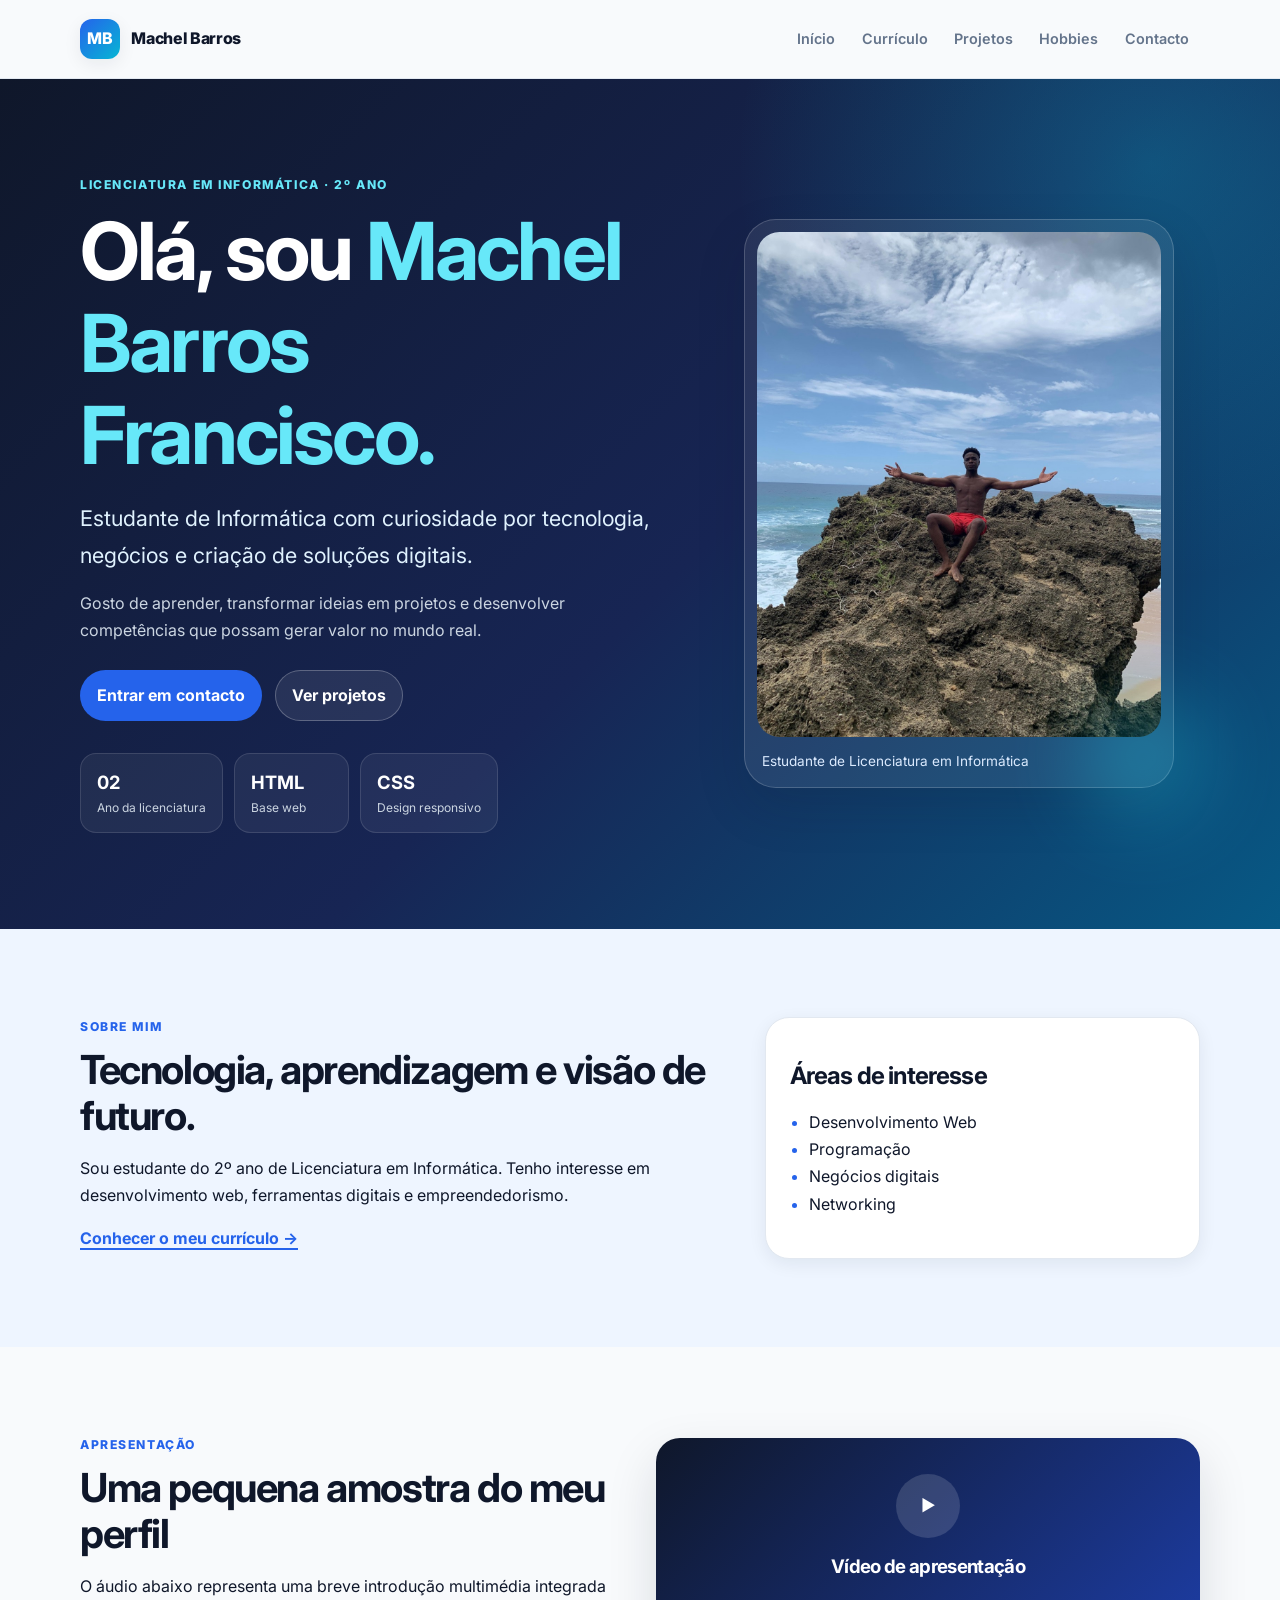
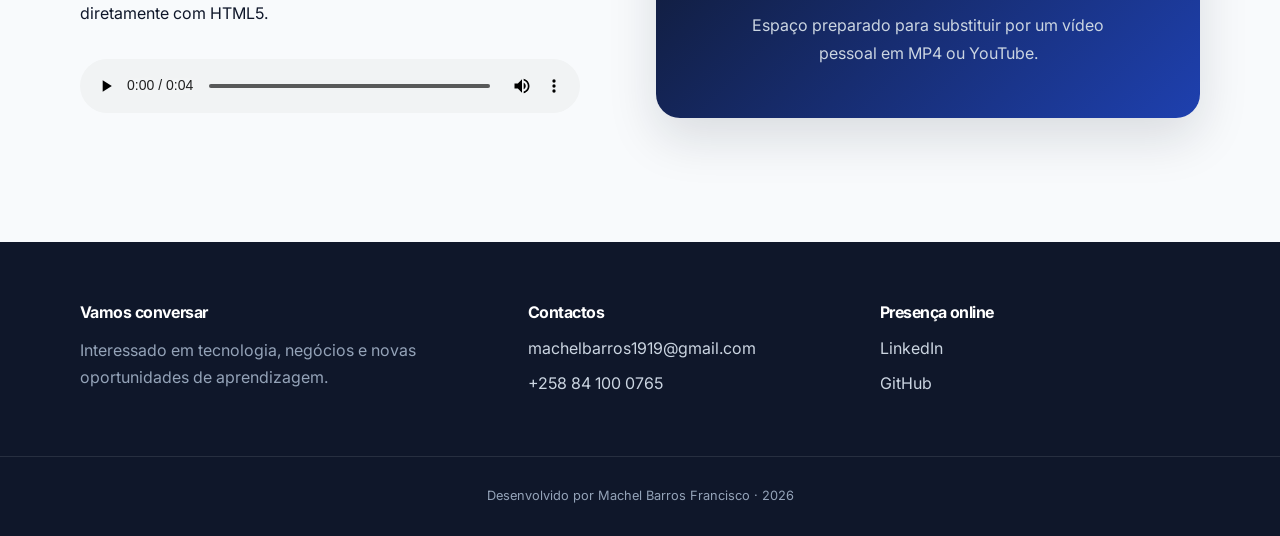
<file: index.html>
<!DOCTYPE html>
<html lang="pt">
<head>
  <title>Machel Barros Francisco | Currículo</title>
  <meta charset="UTF-8">
<meta name="viewport" content="width=device-width, initial-scale=1.0">
<meta name="description" content="Currículo e portfólio pessoal de Machel Barros Francisco, estudante de Licenciatura em Informática.">
<link rel="preconnect" href="https://fonts.googleapis.com">
<link rel="preconnect" href="https://fonts.gstatic.com" crossorigin>
<link href="https://fonts.googleapis.com/css2?family=Inter:wght@400;500;600;700;800&display=swap" rel="stylesheet">
<link rel="stylesheet" href="css/estilo.css">
<link rel="stylesheet" href="css/responsivo.css">
</head>
<body>
<header class="site-header">
  <div class="container header-inner">
    <a class="brand" href="index.html" aria-label="Página inicial de Machel Barros Francisco">
      <span class="brand-mark">MB</span>
      <span>Machel Barros</span>
    </a>
    <nav class="main-nav" aria-label="Navegação principal">
      <a class="nav-link" href="index.html">Início</a>
      <a class="nav-link" href="about.html">Currículo</a>
      <a class="nav-link" href="portfolio.html">Projetos</a>
      <a class="nav-link" href="hobbies.html">Hobbies</a>
      <a class="nav-link" href="contact.html">Contacto</a>
    </nav>
  </div>
</header>
<main>
  <section class="hero">
    <div class="container hero-grid">
      <div class="hero-copy">
        <p class="eyebrow">Licenciatura em Informática · 2º ano</p>
        <h1>Olá, sou <span>Machel Barros Francisco.</span></h1>
        <p class="hero-tagline">Estudante de Informática com curiosidade por tecnologia, negócios e criação de soluções digitais.</p>
        <p>Gosto de aprender, transformar ideias em projetos e desenvolver competências que possam gerar valor no mundo real.</p>
        <div class="button-row">
          <a class="button button-primary" href="contact.html">Entrar em contacto</a>
          <a class="button button-secondary" href="portfolio.html">Ver projetos</a>
        </div>
        <div class="quick-stats" aria-label="Resumo profissional">
          <article><strong>02</strong><span>Ano da licenciatura</span></article>
          <article><strong>HTML</strong><span>Base web</span></article>
          <article><strong>CSS</strong><span>Design responsivo</span></article>
        </div>
      </div>
      <figure class="profile-card">
        <div class="profile-glow"></div>
        <img src="assets/img/perfil.jpg" alt="Machel Barros Francisco sentado sobre uma formação rochosa junto ao mar">
        <figcaption>Estudante de Licenciatura em Informática</figcaption>
      </figure>
    </div>
  </section>

  <section class="section section-light">
    <div class="container two-column">
      <article>
        <p class="eyebrow">Sobre mim</p>
        <h2>Tecnologia, aprendizagem e visão de futuro.</h2>
        <p>Sou estudante do 2º ano de Licenciatura em Informática. Tenho interesse em desenvolvimento web, ferramentas digitais e empreendedorismo.</p>
        <a class="text-link" href="about.html">Conhecer o meu currículo →</a>
      </article>
      <aside class="info-panel">
        <h2>Áreas de interesse</h2>
        <ul class="check-list">
          <li>Desenvolvimento Web</li>
          <li>Programação</li>
          <li>Negócios digitais</li>
          <li>Networking</li>
        </ul>
      </aside>
    </div>
  </section>

  <section class="section">
    <div class="container media-section">
      <div>
        <p class="eyebrow">Apresentação</p>
        <h2>Uma pequena amostra do meu perfil</h2>
        <p>O áudio abaixo representa uma breve introdução multimédia integrada diretamente com HTML5.</p>
        <audio controls preload="metadata">
          <source src="assets/audio/apresentacao.wav" type="audio/wav">
          O seu navegador não suporta áudio HTML5.
        </audio>
      </div>
      <div class="video-card">
        <div class="video-placeholder">
          <span class="play-icon">▶</span>
          <h3>Vídeo de apresentação</h3>
          <p>Espaço preparado para substituir por um vídeo pessoal em MP4 ou YouTube.</p>
        </div>
      </div>
    </div>
  </section>
</main>
<footer class="site-footer">
  <div class="container footer-grid">
    <section>
      <h2>Vamos conversar</h2>
      <p>Interessado em tecnologia, negócios e novas oportunidades de aprendizagem.</p>
    </section>
    <section>
      <h2>Contactos</h2>
      <ul class="footer-list">
        <li><a href="mailto:machelbarros1919@gmail.com">machelbarros1919@gmail.com</a></li>
        <li><a href="tel:+258841000765">+258 84 100 0765</a></li>
      </ul>
    </section>
    <section>
      <h2>Presença online</h2>
      <ul class="footer-list">
        <li><a href="#" aria-label="LinkedIn (substituir pelo perfil)">LinkedIn</a></li>
        <li><a href="#" aria-label="GitHub (substituir pelo perfil)">GitHub</a></li>
      </ul>
    </section>
  </div>
  <div class="footer-bottom">
    <p>Desenvolvido por Machel Barros Francisco · <span id="footer-year">2026</span></p>
  </div>
</footer>
</body>
</html>
</file>
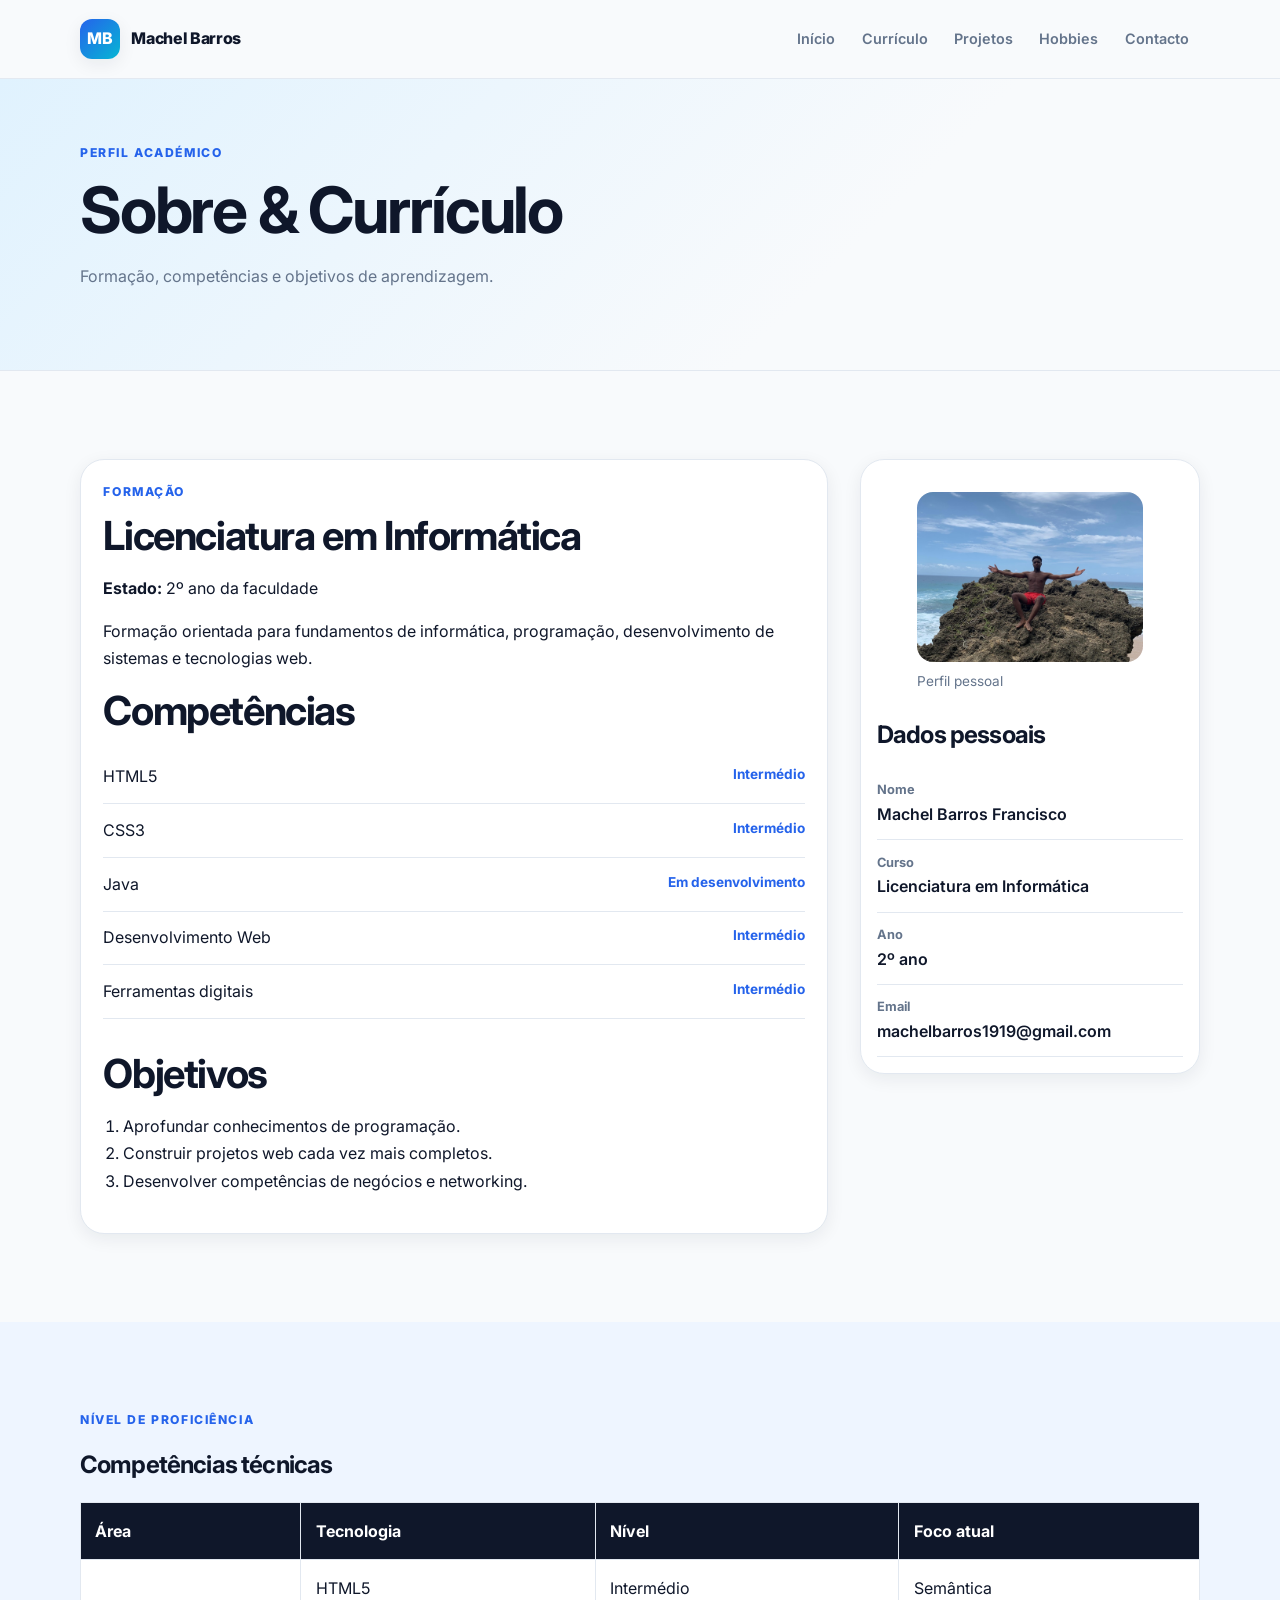
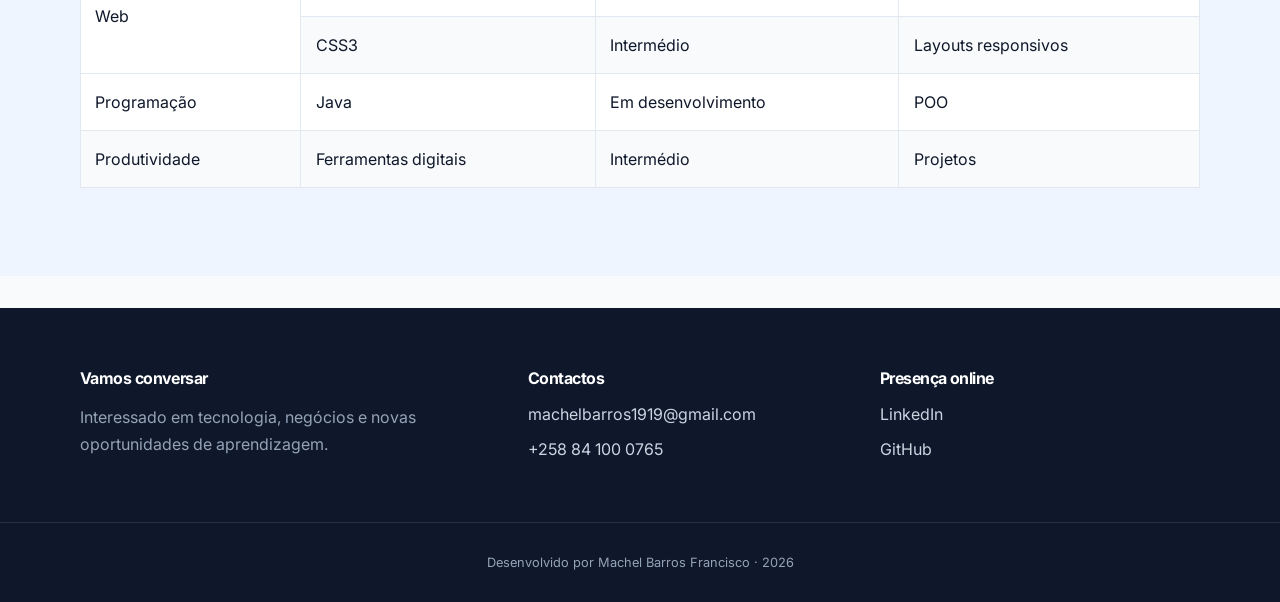
<file: about.html>
<!DOCTYPE html>
<html lang="pt">
<head>
  <title>Sobre / Currículo | Machel Barros Francisco</title>
  <meta charset="UTF-8">
<meta name="viewport" content="width=device-width, initial-scale=1.0">
<meta name="description" content="Currículo e portfólio pessoal de Machel Barros Francisco, estudante de Licenciatura em Informática.">
<link rel="preconnect" href="https://fonts.googleapis.com">
<link rel="preconnect" href="https://fonts.gstatic.com" crossorigin>
<link href="https://fonts.googleapis.com/css2?family=Inter:wght@400;500;600;700;800&display=swap" rel="stylesheet">
<link rel="stylesheet" href="css/estilo.css">
<link rel="stylesheet" href="css/responsivo.css">
</head>
<body>
<header class="site-header">
  <div class="container header-inner">
    <a class="brand" href="index.html" aria-label="Página inicial de Machel Barros Francisco">
      <span class="brand-mark">MB</span>
      <span>Machel Barros</span>
    </a>
    <nav class="main-nav" aria-label="Navegação principal">
      <a class="nav-link" href="index.html">Início</a>
      <a class="nav-link" href="about.html">Currículo</a>
      <a class="nav-link" href="portfolio.html">Projetos</a>
      <a class="nav-link" href="hobbies.html">Hobbies</a>
      <a class="nav-link" href="contact.html">Contacto</a>
    </nav>
  </div>
</header>
<main>
  <section class="page-hero">
    <div class="container">
      <p class="eyebrow">Perfil académico</p>
      <h1>Sobre & Currículo</h1>
      <p>Formação, competências e objetivos de aprendizagem.</p>
    </div>
  </section>

  <section class="section">
    <div class="container cv-layout">
      <article class="content-card">
        <p class="eyebrow">Formação</p>
        <h2>Licenciatura em Informática</h2>
        <p><strong>Estado:</strong> 2º ano da faculdade</p>
        <p>Formação orientada para fundamentos de informática, programação, desenvolvimento de sistemas e tecnologias web.</p>

        <h2>Competências</h2>
        <ul class="skill-list">
          <li><span>HTML5</span><span class="skill-level">Intermédio</span></li>
          <li><span>CSS3</span><span class="skill-level">Intermédio</span></li>
          <li><span>Java</span><span class="skill-level">Em desenvolvimento</span></li>
          <li><span>Desenvolvimento Web</span><span class="skill-level">Intermédio</span></li>
          <li><span>Ferramentas digitais</span><span class="skill-level">Intermédio</span></li>
        </ul>

        <h2>Objetivos</h2>
        <ol class="number-list">
          <li>Aprofundar conhecimentos de programação.</li>
          <li>Construir projetos web cada vez mais completos.</li>
          <li>Desenvolver competências de negócios e networking.</li>
        </ol>
      </article>

      <aside class="side-card">
        <figure>
          <img src="assets/img/perfil.jpg" alt="Retrato de Machel Barros Francisco junto ao oceano">
          <figcaption>Perfil pessoal</figcaption>
        </figure>
        <h2>Dados pessoais</h2>
        <dl class="details-list">
          <div><dt>Nome</dt><dd>Machel Barros Francisco</dd></div>
          <div><dt>Curso</dt><dd>Licenciatura em Informática</dd></div>
          <div><dt>Ano</dt><dd>2º ano</dd></div>
          <div><dt>Email</dt><dd>machelbarros1919@gmail.com</dd></div>
        </dl>
      </aside>
    </div>
  </section>

  <section class="section section-light">
    <div class="container">
      <p class="eyebrow">Nível de proficiência</p>
      <h2>Competências técnicas</h2>
      <div class="table-wrap">
        <table>
          <thead>
            <tr><th>Área</th><th>Tecnologia</th><th>Nível</th><th>Foco atual</th></tr>
          </thead>
          <tbody>
            <tr><td rowspan="2">Web</td><td>HTML5</td><td>Intermédio</td><td>Semântica</td></tr>
            <tr><td>CSS3</td><td>Intermédio</td><td>Layouts responsivos</td></tr>
            <tr><td>Programação</td><td>Java</td><td>Em desenvolvimento</td><td>POO</td></tr>
            <tr><td>Produtividade</td><td>Ferramentas digitais</td><td>Intermédio</td><td>Projetos</td></tr>
          </tbody>
        </table>
      </div>
    </div>
  </section>
</main>
<footer class="site-footer">
  <div class="container footer-grid">
    <section>
      <h2>Vamos conversar</h2>
      <p>Interessado em tecnologia, negócios e novas oportunidades de aprendizagem.</p>
    </section>
    <section>
      <h2>Contactos</h2>
      <ul class="footer-list">
        <li><a href="mailto:machelbarros1919@gmail.com">machelbarros1919@gmail.com</a></li>
        <li><a href="tel:+258841000765">+258 84 100 0765</a></li>
      </ul>
    </section>
    <section>
      <h2>Presença online</h2>
      <ul class="footer-list">
        <li><a href="#" aria-label="LinkedIn (substituir pelo perfil)">LinkedIn</a></li>
        <li><a href="#" aria-label="GitHub (substituir pelo perfil)">GitHub</a></li>
      </ul>
    </section>
  </div>
  <div class="footer-bottom">
    <p>Desenvolvido por Machel Barros Francisco · <span id="footer-year">2026</span></p>
  </div>
</footer>
</body>
</html>
</file>
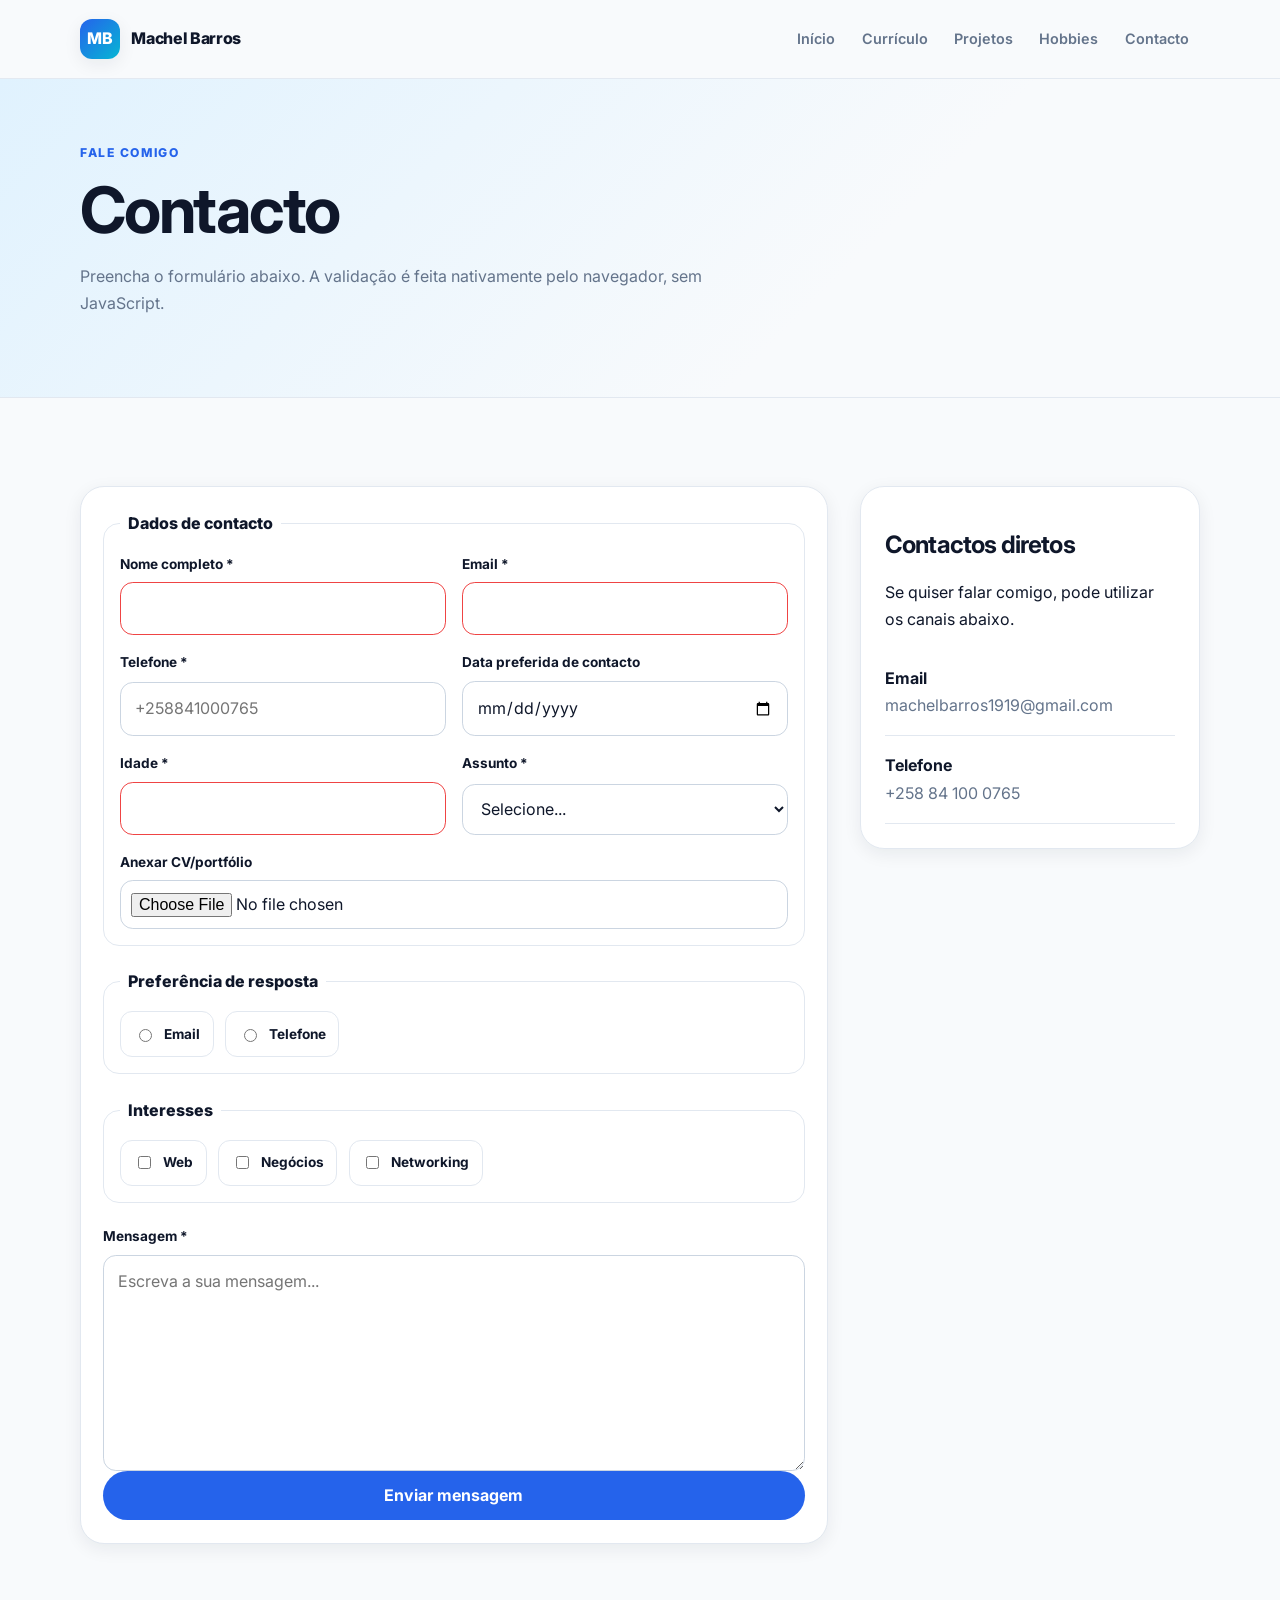
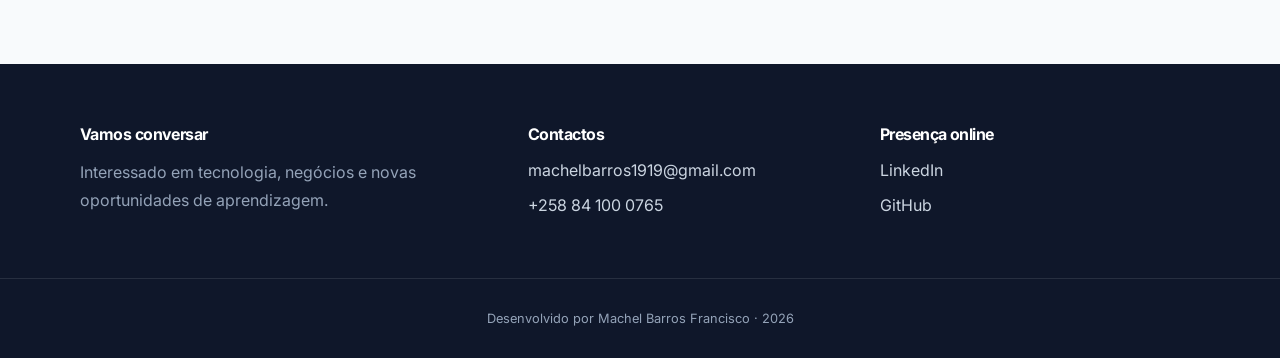
<file: contact.html>
<!DOCTYPE html>
<html lang="pt">
<head>
  <title>Contacto | Machel Barros Francisco</title>
  <meta charset="UTF-8">
<meta name="viewport" content="width=device-width, initial-scale=1.0">
<meta name="description" content="Currículo e portfólio pessoal de Machel Barros Francisco, estudante de Licenciatura em Informática.">
<link rel="preconnect" href="https://fonts.googleapis.com">
<link rel="preconnect" href="https://fonts.gstatic.com" crossorigin>
<link href="https://fonts.googleapis.com/css2?family=Inter:wght@400;500;600;700;800&display=swap" rel="stylesheet">
<link rel="stylesheet" href="css/estilo.css">
<link rel="stylesheet" href="css/responsivo.css">
</head>
<body>
<header class="site-header">
  <div class="container header-inner">
    <a class="brand" href="index.html" aria-label="Página inicial de Machel Barros Francisco">
      <span class="brand-mark">MB</span>
      <span>Machel Barros</span>
    </a>
    <nav class="main-nav" aria-label="Navegação principal">
      <a class="nav-link" href="index.html">Início</a>
      <a class="nav-link" href="about.html">Currículo</a>
      <a class="nav-link" href="portfolio.html">Projetos</a>
      <a class="nav-link" href="hobbies.html">Hobbies</a>
      <a class="nav-link" href="contact.html">Contacto</a>
    </nav>
  </div>
</header>
<main>
  <section class="page-hero">
    <div class="container">
      <p class="eyebrow">Fale comigo</p>
      <h1>Contacto</h1>
      <p>Preencha o formulário abaixo. A validação é feita nativamente pelo navegador, sem JavaScript.</p>
    </div>
  </section>

  <section class="section">
    <div class="container contact-layout">
      <article class="content-card">
        <form action="#" method="post" enctype="multipart/form-data">
          <fieldset>
            <legend>Dados de contacto</legend>
            <div class="form-grid">
              <div class="form-field">
                <label for="nome">Nome completo *</label>
                <input type="text" id="nome" name="nome" required minlength="3" maxlength="80" autocomplete="name">
              </div>
              <div class="form-field">
                <label for="email">Email *</label>
                <input type="email" id="email" name="email" required autocomplete="email">
              </div>
              <div class="form-field">
                <label for="telefone">Telefone *</label>
                <input type="tel" id="telefone" name="telefone" required pattern="^\+?[0-9]{9,15}$" placeholder="+258841000765" autocomplete="tel">
              </div>
              <div class="form-field">
                <label for="data">Data preferida de contacto</label>
                <input type="date" id="data" name="data">
              </div>
              <div class="form-field">
                <label for="idade">Idade *</label>
                <input type="number" id="idade" name="idade" min="15" max="100" required>
              </div>
              <div class="form-field">
                <label for="assunto">Assunto *</label>
                <select id="assunto" name="assunto" required>
                  <option value="">Selecione...</option>
                  <option value="projeto">Projeto</option>
                  <option value="colaboracao">Colaboração</option>
                  <option value="networking">Networking</option>
                  <option value="outro">Outro</option>
                </select>
              </div>
              <div class="form-field full">
                <label for="ficheiro">Anexar CV/portfólio</label>
                <input type="file" id="ficheiro" name="ficheiro" accept=".pdf,.doc,.docx">
              </div>
            </div>
          </fieldset>

          <fieldset>
            <legend>Preferência de resposta</legend>
            <div class="choice-row">
              <label class="choice"><input type="radio" name="resposta" value="email" required><span>Email</span></label>
              <label class="choice"><input type="radio" name="resposta" value="telefone"><span>Telefone</span></label>
            </div>
          </fieldset>

          <fieldset>
            <legend>Interesses</legend>
            <div class="choice-row">
              <label class="choice"><input type="checkbox" name="interesse" value="web"><span>Web</span></label>
              <label class="choice"><input type="checkbox" name="interesse" value="negocios"><span>Negócios</span></label>
              <label class="choice"><input type="checkbox" name="interesse" value="networking"><span>Networking</span></label>
            </div>
          </fieldset>

          <div class="form-field">
            <label for="mensagem">Mensagem *</label>
            <textarea id="mensagem" name="mensagem" rows="7" required minlength="10" maxlength="800" placeholder="Escreva a sua mensagem..."></textarea>
          </div>

          <button class="button button-primary submit-button" type="submit">Enviar mensagem</button>
        </form>
      </article>

      <aside class="contact-card">
        <h2>Contactos diretos</h2>
        <p>Se quiser falar comigo, pode utilizar os canais abaixo.</p>
        <a class="contact-item" href="mailto:machelbarros1919@gmail.com"><strong>Email</strong><span>machelbarros1919@gmail.com</span></a>
        <a class="contact-item" href="tel:+258841000765"><strong>Telefone</strong><span>+258 84 100 0765</span></a>
      </aside>
    </div>
  </section>
</main>
<footer class="site-footer">
  <div class="container footer-grid">
    <section>
      <h2>Vamos conversar</h2>
      <p>Interessado em tecnologia, negócios e novas oportunidades de aprendizagem.</p>
    </section>
    <section>
      <h2>Contactos</h2>
      <ul class="footer-list">
        <li><a href="mailto:machelbarros1919@gmail.com">machelbarros1919@gmail.com</a></li>
        <li><a href="tel:+258841000765">+258 84 100 0765</a></li>
      </ul>
    </section>
    <section>
      <h2>Presença online</h2>
      <ul class="footer-list">
        <li><a href="#" aria-label="LinkedIn (substituir pelo perfil)">LinkedIn</a></li>
        <li><a href="#" aria-label="GitHub (substituir pelo perfil)">GitHub</a></li>
      </ul>
    </section>
  </div>
  <div class="footer-bottom">
    <p>Desenvolvido por Machel Barros Francisco · <span id="footer-year">2026</span></p>
  </div>
</footer>
</body>
</html>
</file>
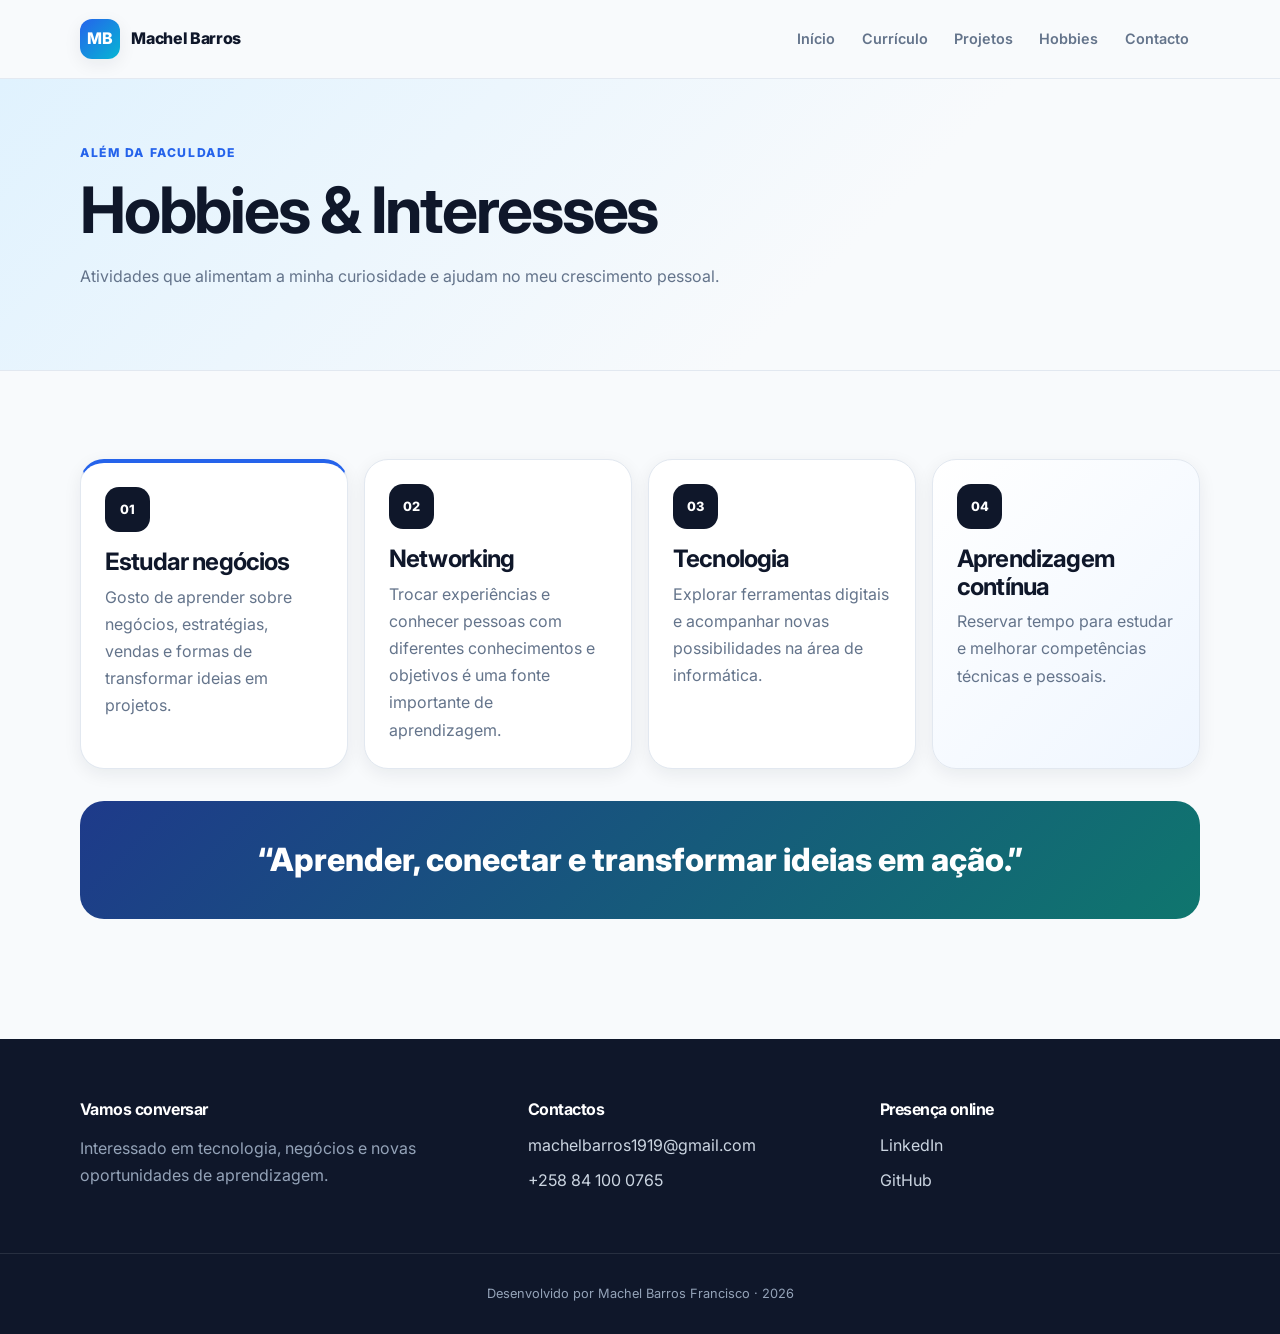
<file: hobbies.html>
<!DOCTYPE html>
<html lang="pt">
<head>
  <title>Hobbies | Machel Barros Francisco</title>
  <meta charset="UTF-8">
<meta name="viewport" content="width=device-width, initial-scale=1.0">
<meta name="description" content="Currículo e portfólio pessoal de Machel Barros Francisco, estudante de Licenciatura em Informática.">
<link rel="preconnect" href="https://fonts.googleapis.com">
<link rel="preconnect" href="https://fonts.gstatic.com" crossorigin>
<link href="https://fonts.googleapis.com/css2?family=Inter:wght@400;500;600;700;800&display=swap" rel="stylesheet">
<link rel="stylesheet" href="css/estilo.css">
<link rel="stylesheet" href="css/responsivo.css">
</head>
<body>
<header class="site-header">
  <div class="container header-inner">
    <a class="brand" href="index.html" aria-label="Página inicial de Machel Barros Francisco">
      <span class="brand-mark">MB</span>
      <span>Machel Barros</span>
    </a>
    <nav class="main-nav" aria-label="Navegação principal">
      <a class="nav-link" href="index.html">Início</a>
      <a class="nav-link" href="about.html">Currículo</a>
      <a class="nav-link" href="portfolio.html">Projetos</a>
      <a class="nav-link" href="hobbies.html">Hobbies</a>
      <a class="nav-link" href="contact.html">Contacto</a>
    </nav>
  </div>
</header>
<main>
  <section class="page-hero">
    <div class="container">
      <p class="eyebrow">Além da faculdade</p>
      <h1>Hobbies & Interesses</h1>
      <p>Atividades que alimentam a minha curiosidade e ajudam no meu crescimento pessoal.</p>
    </div>
  </section>

  <section class="section">
    <div class="container">
      <div class="hobbies-flex">
        <article class="hobby-card">
          <span class="hobby-icon">01</span>
          <h2>Estudar negócios</h2>
          <p>Gosto de aprender sobre negócios, estratégias, vendas e formas de transformar ideias em projetos.</p>
        </article>
        <article class="hobby-card">
          <span class="hobby-icon">02</span>
          <h2>Networking</h2>
          <p>Trocar experiências e conhecer pessoas com diferentes conhecimentos e objetivos é uma fonte importante de aprendizagem.</p>
        </article>
        <article class="hobby-card">
          <span class="hobby-icon">03</span>
          <h2>Tecnologia</h2>
          <p>Explorar ferramentas digitais e acompanhar novas possibilidades na área de informática.</p>
        </article>
        <article class="hobby-card">
          <span class="hobby-icon">04</span>
          <h2>Aprendizagem contínua</h2>
          <p>Reservar tempo para estudar e melhorar competências técnicas e pessoais.</p>
        </article>
      </div>

      <aside class="quote-box">
        <p>“Aprender, conectar e transformar ideias em ação.”</p>
      </aside>
    </div>
  </section>
</main>
<footer class="site-footer">
  <div class="container footer-grid">
    <section>
      <h2>Vamos conversar</h2>
      <p>Interessado em tecnologia, negócios e novas oportunidades de aprendizagem.</p>
    </section>
    <section>
      <h2>Contactos</h2>
      <ul class="footer-list">
        <li><a href="mailto:machelbarros1919@gmail.com">machelbarros1919@gmail.com</a></li>
        <li><a href="tel:+258841000765">+258 84 100 0765</a></li>
      </ul>
    </section>
    <section>
      <h2>Presença online</h2>
      <ul class="footer-list">
        <li><a href="#" aria-label="LinkedIn (substituir pelo perfil)">LinkedIn</a></li>
        <li><a href="#" aria-label="GitHub (substituir pelo perfil)">GitHub</a></li>
      </ul>
    </section>
  </div>
  <div class="footer-bottom">
    <p>Desenvolvido por Machel Barros Francisco · <span id="footer-year">2026</span></p>
  </div>
</footer>
</body>
</html>
</file>
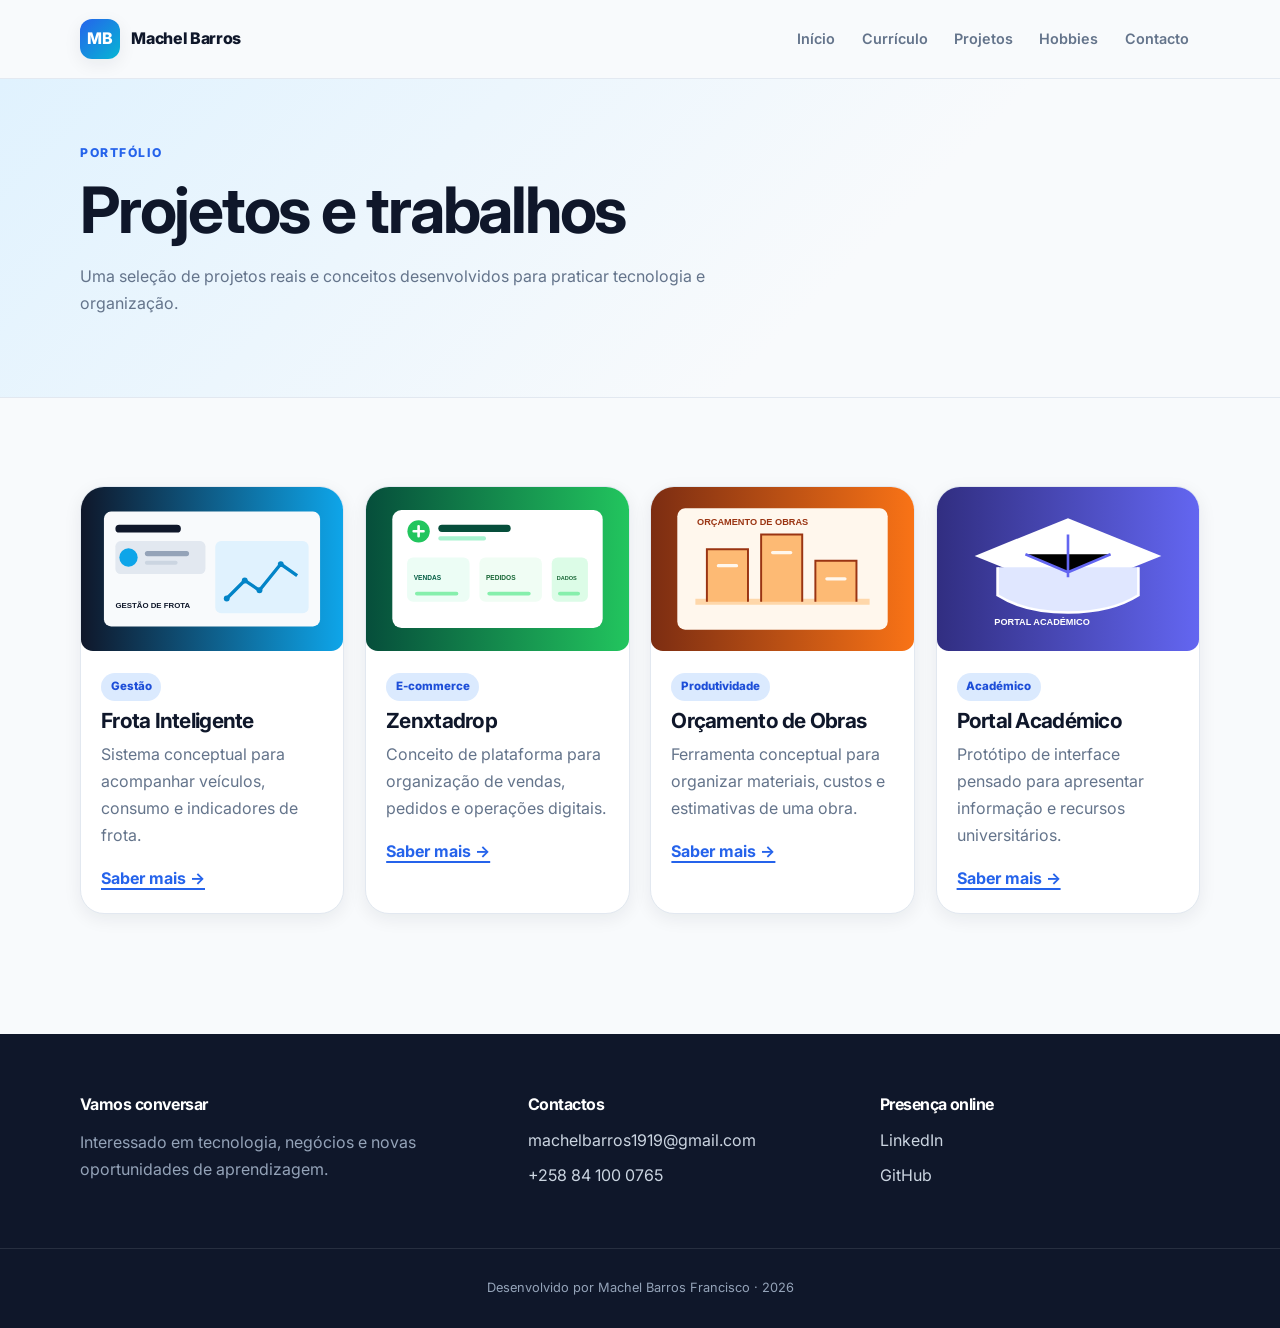
<file: portfolio.html>
<!DOCTYPE html>
<html lang="pt">
<head>
  <title>Projetos | Machel Barros Francisco</title>
  <meta charset="UTF-8">
<meta name="viewport" content="width=device-width, initial-scale=1.0">
<meta name="description" content="Currículo e portfólio pessoal de Machel Barros Francisco, estudante de Licenciatura em Informática.">
<link rel="preconnect" href="https://fonts.googleapis.com">
<link rel="preconnect" href="https://fonts.gstatic.com" crossorigin>
<link href="https://fonts.googleapis.com/css2?family=Inter:wght@400;500;600;700;800&display=swap" rel="stylesheet">
<link rel="stylesheet" href="css/estilo.css">
<link rel="stylesheet" href="css/responsivo.css">
</head>
<body>
<header class="site-header">
  <div class="container header-inner">
    <a class="brand" href="index.html" aria-label="Página inicial de Machel Barros Francisco">
      <span class="brand-mark">MB</span>
      <span>Machel Barros</span>
    </a>
    <nav class="main-nav" aria-label="Navegação principal">
      <a class="nav-link" href="index.html">Início</a>
      <a class="nav-link" href="about.html">Currículo</a>
      <a class="nav-link" href="portfolio.html">Projetos</a>
      <a class="nav-link" href="hobbies.html">Hobbies</a>
      <a class="nav-link" href="contact.html">Contacto</a>
    </nav>
  </div>
</header>
<main>
  <section class="page-hero">
    <div class="container">
      <p class="eyebrow">Portfólio</p>
      <h1>Projetos e trabalhos</h1>
      <p>Uma seleção de projetos reais e conceitos desenvolvidos para praticar tecnologia e organização.</p>
    </div>
  </section>

  <section class="section">
    <div class="container">
      <div class="portfolio-grid">
        <article class="project-card">
          <figure><img src="assets/img/frota.svg" alt="Ilustração de painel de gestão de frota"></figure>
          <div class="project-body"><span class="project-tag">Gestão</span><h2>Frota Inteligente</h2><p>Sistema conceptual para acompanhar veículos, consumo e indicadores de frota.</p><a href="contact.html">Saber mais →</a></div>
        </article>
        <article class="project-card">
          <figure><img src="assets/img/zenxtadrop.svg" alt="Ilustração de painel de vendas e pedidos"></figure>
          <div class="project-body"><span class="project-tag">E-commerce</span><h2>Zenxtadrop</h2><p>Conceito de plataforma para organização de vendas, pedidos e operações digitais.</p><a href="contact.html">Saber mais →</a></div>
        </article>
        <article class="project-card">
          <figure><img src="assets/img/obras.svg" alt="Ilustração de uma planilha de orçamento de obras"></figure>
          <div class="project-body"><span class="project-tag">Produtividade</span><h2>Orçamento de Obras</h2><p>Ferramenta conceptual para organizar materiais, custos e estimativas de uma obra.</p><a href="contact.html">Saber mais →</a></div>
        </article>
        <article class="project-card">
          <figure><img src="assets/img/academico.svg" alt="Ilustração de um portal académico com capelo universitário"></figure>
          <div class="project-body"><span class="project-tag">Académico</span><h2>Portal Académico</h2><p>Protótipo de interface pensado para apresentar informação e recursos universitários.</p><a href="contact.html">Saber mais →</a></div>
        </article>
      </div>
    </div>
  </section>
</main>
<footer class="site-footer">
  <div class="container footer-grid">
    <section>
      <h2>Vamos conversar</h2>
      <p>Interessado em tecnologia, negócios e novas oportunidades de aprendizagem.</p>
    </section>
    <section>
      <h2>Contactos</h2>
      <ul class="footer-list">
        <li><a href="mailto:machelbarros1919@gmail.com">machelbarros1919@gmail.com</a></li>
        <li><a href="tel:+258841000765">+258 84 100 0765</a></li>
      </ul>
    </section>
    <section>
      <h2>Presença online</h2>
      <ul class="footer-list">
        <li><a href="#" aria-label="LinkedIn (substituir pelo perfil)">LinkedIn</a></li>
        <li><a href="#" aria-label="GitHub (substituir pelo perfil)">GitHub</a></li>
      </ul>
    </section>
  </div>
  <div class="footer-bottom">
    <p>Desenvolvido por Machel Barros Francisco · <span id="footer-year">2026</span></p>
  </div>
</footer>
</body>
</html>
</file>
<file: css/estilo.css>
/* =========================================================
   ESTILO.CSS — Machel Barros Francisco
   Trabalho Prático I — HTML5 + CSS3 Puro
   ========================================================= */

/* 
   Position:
   - static: posição normal no fluxo.
   - relative: mantém o espaço original e permite deslocamentos/servir
     de referência para elementos absolute.
   - absolute: sai do fluxo e posiciona-se relativamente ao ancestral
     posicionado mais próximo.
   - fixed: fica preso à janela de visualização.
   - sticky: comporta-se como normal até atingir um limite de scroll,
     ficando "preso" nesse ponto.
*/

:root {
  --color-bg: #f8fafc;
  --color-surface: #ffffff;
  --color-ink: #0f172a;
  --color-muted: #64748b;
  --color-primary: #2563eb;
  --color-primary-dark: #1d4ed8;
  --color-accent: #06b6d4;
  --color-line: #e2e8f0;
  --color-soft: #eff6ff;
  --radius-sm: .6rem;
  --radius-md: 1rem;
  --radius-lg: 1.5rem;
  --space-1: .5rem;
  --space-2: .75rem;
  --space-3: 1rem;
  --space-4: 1.5rem;
  --space-5: 2rem;
  --space-6: 3rem;
  --space-7: 5rem;
  --shadow-sm: 0 5px 18px rgba(15, 23, 42, .07);
  --shadow-lg: 0 20px 50px rgba(15, 23, 42, .13);
  --container: 1120px;
}

*,
*::before,
*::after { box-sizing: border-box; }

html { scroll-behavior: smooth; }

body {
  margin: 0;
  background: var(--color-bg);
  color: var(--color-ink);
  font-family: "Inter", system-ui, -apple-system, BlinkMacSystemFont, "Segoe UI", sans-serif;
  line-height: 1.7;
}

img { display: block; max-width: 100%; height: auto; }
a { color: inherit; }
button, input, select, textarea { font: inherit; }

.container {
  width: min(100% - 2rem, var(--container));
  margin-inline: auto;
}

.site-header {
  position: sticky;
  top: 0;
  z-index: 20;
  background: rgba(248, 250, 252, .92);
  border-bottom: 1px solid rgba(226, 232, 240, .9);
  backdrop-filter: blur(14px);
}

.header-inner {
  min-height: 72px;
  display: flex;
  align-items: center;
  justify-content: space-between;
  gap: var(--space-3);
}

.brand {
  display: inline-flex;
  align-items: center;
  gap: .7rem;
  text-decoration: none;
  font-weight: 800;
  letter-spacing: -.02em;
}

.brand-mark {
  display: grid;
  place-items: center;
  width: 40px;
  aspect-ratio: 1;
  border-radius: 12px;
  color: white;
  background: linear-gradient(135deg, var(--color-primary), var(--color-accent));
  box-shadow: var(--shadow-sm);
}

.main-nav {
  display: flex;
  flex-wrap: wrap;
  justify-content: flex-end;
  gap: .25rem;
}

.nav-link {
  position: relative;
  padding: .55rem .7rem;
  color: var(--color-muted);
  text-decoration: none;
  font-size: .9rem;
  font-weight: 600;
  transition: color .2s ease, transform .2s ease;
}

.nav-link::after {
  content: "";
  position: absolute;
  left: .7rem;
  right: .7rem;
  bottom: .25rem;
  height: 2px;
  transform: scaleX(0);
  transform-origin: center;
  background: var(--color-primary);
  transition: transform .2s ease;
}

.nav-link:hover,
.nav-link:focus-visible { color: var(--color-primary); transform: translateY(-1px); }

.nav-link:hover::after,
.nav-link:focus-visible::after { transform: scaleX(1); }

.hero {
  overflow: hidden;
  color: white;
  background:
    radial-gradient(circle at 90% 10%, rgba(6, 182, 212, .3), transparent 30%),
    linear-gradient(135deg, #0f172a, #172554 55%, #075985);
  padding: 4rem 0;
}

.hero-grid {
  display: grid;
  gap: 3rem;
  align-items: center;
}

.eyebrow {
  margin: 0 0 .6rem;
  color: var(--color-primary);
  font-size: .76rem;
  font-weight: 800;
  letter-spacing: .13em;
  text-transform: uppercase;
}

.hero .eyebrow { color: #67e8f9; }

h1, h2, h3 { line-height: 1.15; letter-spacing: -.035em; }

h1 {
  margin: 0;
  font-size: clamp(2.3rem, 8vw, 5rem);
}

.hero h1 span { color: #67e8f9; }

.hero-tagline {
  max-width: 650px;
  margin: 1.2rem 0 .75rem;
  font-size: clamp(1.1rem, 2.5vw, 1.35rem);
  color: #e0f2fe;
}

.hero-copy > p:not(.eyebrow):not(.hero-tagline) { color: #cbd5e1; max-width: 620px; }

.button-row {
  display: flex;
  flex-wrap: wrap;
  gap: .8rem;
  margin-top: 1.6rem;
}

.button {
  display: inline-flex;
  align-items: center;
  justify-content: center;
  min-height: 46px;
  padding: .7rem 1rem;
  border: 1px solid transparent;
  border-radius: 999px;
  text-decoration: none;
  font-weight: 700;
  cursor: pointer;
  transition: transform .2s ease, box-shadow .2s ease, background .2s ease;
}

.button:hover,
.button:focus-visible { transform: translateY(-2px); box-shadow: 0 10px 24px rgba(15, 23, 42, .18); }

.button-primary { color: white; background: var(--color-primary); }
.button-primary:hover { background: var(--color-primary-dark); }
.button-secondary { color: white; border-color: rgba(255,255,255,.25); background: rgba(255,255,255,.08); }

.quick-stats {
  display: flex;
  flex-wrap: wrap;
  gap: .7rem;
  margin-top: 2rem;
}

.quick-stats article {
  min-width: 115px;
  padding: .8rem 1rem;
  border: 1px solid rgba(255,255,255,.12);
  border-radius: var(--radius-md);
  background: rgba(255,255,255,.06);
}

.quick-stats strong,
.quick-stats span { display: block; }
.quick-stats strong { font-size: 1.15rem; }
.quick-stats span { color: #cbd5e1; font-size: .75rem; }

.profile-card {
  position: relative;
  max-width: 430px;
  margin: 0 auto;
  padding: .75rem;
  border: 1px solid rgba(255,255,255,.18);
  border-radius: 2rem;
  background: rgba(255,255,255,.08);
  box-shadow: var(--shadow-lg);
  animation: floatCard 5s ease-in-out infinite;
}

.profile-card img {
  width: 100%;
  aspect-ratio: 4 / 5;
  object-fit: cover;
  border-radius: 1.4rem;
}

.profile-card figcaption {
  padding: .8rem .35rem .15rem;
  color: #dbeafe;
  font-size: .85rem;
}

.profile-glow {
  position: absolute;
  inset: auto -30px -30px auto;
  width: 120px;
  aspect-ratio: 1;
  border-radius: 50%;
  background: #22d3ee;
  filter: blur(40px);
  opacity: .3;
}

@keyframes floatCard {
  0%, 100% { transform: translateY(0); }
  50% { transform: translateY(-8px); }
}

.section { padding: 4rem 0; }
.section-light { background: #eef5ff; }

.two-column,
.cv-layout,
.contact-layout,
.media-section {
  display: grid;
  gap: 2rem;
}

.two-column > article h2,
.media-section h2,
.content-card h2 { font-size: clamp(1.7rem, 4vw, 2.5rem); margin: .2rem 0 1rem; }

.info-panel,
.content-card,
.side-card,
.contact-card {
  background: var(--color-surface);
  border: 1px solid var(--color-line);
  border-radius: var(--radius-lg);
  box-shadow: var(--shadow-sm);
}

.info-panel { padding: 1.5rem; }

.check-list,
.number-list { padding-left: 1.2rem; }

.check-list li::marker { color: var(--color-primary); }

.text-link,
.project-body a {
  color: var(--color-primary);
  font-weight: 700;
  text-decoration-thickness: 2px;
  text-underline-offset: 4px;
}

.page-hero {
  padding: 4rem 0;
  background: linear-gradient(135deg, #e0f2fe, #f8fafc 65%);
  border-bottom: 1px solid var(--color-line);
}

.page-hero h1 { font-size: clamp(2.2rem, 7vw, 4rem); }
.page-hero p:last-child { max-width: 680px; color: var(--color-muted); }

.cv-layout { align-items: start; }
.content-card { padding: 1.4rem; }
.side-card { padding: 1rem; position: sticky; top: 90px; }

.side-card img { aspect-ratio: 4/3; object-fit: cover; border-radius: 1rem; }
.side-card figcaption { padding: .5rem 0; color: var(--color-muted); font-size: .85rem; }

.skill-list {
  list-style: none;
  padding: 0;
  margin: 1rem 0 2rem;
}

.skill-list li {
  display: flex;
  justify-content: space-between;
  gap: 1rem;
  padding: .8rem 0;
  border-bottom: 1px solid var(--color-line);
}

.skill-level { color: var(--color-primary); font-size: .85rem; font-weight: 700; }

.details-list { margin: 0; }
.details-list > div { padding: .7rem 0; border-bottom: 1px solid var(--color-line); }
.details-list dt { color: var(--color-muted); font-size: .8rem; font-weight: 700; }
.details-list dd { margin: 0; font-weight: 600; }

.table-wrap { overflow-x: auto; margin-top: 1.5rem; }
table { width: 100%; min-width: 650px; border-collapse: collapse; background: white; }
th, td { padding: .9rem; border: 1px solid var(--color-line); text-align: left; }
thead th { color: white; background: #0f172a; }
tbody tr:nth-child(even) { background: #f8fafc; }
tbody tr:hover { background: #eff6ff; }

.portfolio-grid {
  display: grid;
  grid-template-columns: repeat(auto-fit, minmax(min(100%, 260px), 1fr));
  gap: 1.3rem;
}

.project-card {
  overflow: hidden;
  background: white;
  border: 1px solid var(--color-line);
  border-radius: var(--radius-lg);
  box-shadow: var(--shadow-sm);
  transition: transform .25s ease, box-shadow .25s ease;
}

.project-card:hover {
  transform: translateY(-6px);
  box-shadow: var(--shadow-lg);
}

.project-card figure { margin: 0; overflow: hidden; }
.project-card img { width: 100%; aspect-ratio: 16/10; object-fit: cover; transition: transform .35s ease; }
.project-card:hover img { transform: scale(1.04); }

.project-body { padding: 1.25rem; }
.project-body h2 { margin: .5rem 0; font-size: 1.3rem; }
.project-body p { color: var(--color-muted); margin-top: 0; }
.project-tag {
  display: inline-block;
  padding: .25rem .6rem;
  border-radius: 999px;
  color: #1d4ed8;
  background: #dbeafe;
  font-size: .72rem;
  font-weight: 800;
}

.hobbies-flex {
  display: flex;
  flex-direction: row;
  flex-wrap: wrap;
  justify-content: center;
  align-items: stretch;
  gap: 1rem;
}

.hobby-card {
  flex: 1 1 240px;
  padding: 1.5rem;
  border: 1px solid var(--color-line);
  border-radius: var(--radius-lg);
  background: white;
  box-shadow: var(--shadow-sm);
  transition: transform .2s ease, border-color .2s ease;
}

.hobby-card:hover { transform: translateY(-4px); border-color: #93c5fd; }
.hobby-card:first-child { border-top: 4px solid var(--color-primary); }
.hobby-card:last-child { background: linear-gradient(135deg, white, #eff6ff); }

.hobby-icon {
  display: grid;
  place-items: center;
  width: 45px;
  height: 45px;
  border-radius: 14px;
  color: white;
  background: #0f172a;
  font-size: .8rem;
  font-weight: 800;
}

.hobby-card h2 { margin: 1rem 0 .5rem; }
.hobby-card p { color: var(--color-muted); margin: 0; }

.quote-box {
  margin-top: 2rem;
  padding: 2rem;
  border-radius: var(--radius-lg);
  color: white;
  background: linear-gradient(135deg, #1e3a8a, #0f766e);
  text-align: center;
}

.quote-box p { margin: 0; font-size: clamp(1.3rem, 4vw, 2rem); font-weight: 800; }

.media-section { align-items: center; }
audio { width: min(100%, 500px); margin-top: 1rem; }
.video-card { min-height: 280px; border-radius: var(--radius-lg); overflow: hidden; box-shadow: var(--shadow-lg); }
.video-placeholder {
  min-height: 280px;
  display: grid;
  place-content: center;
  text-align: center;
  padding: 2rem;
  color: white;
  background: linear-gradient(135deg, #0f172a, #1e40af);
}
.video-placeholder p { color: #cbd5e1; max-width: 360px; margin-inline: auto; }
.play-icon { margin: auto; display: grid; place-items: center; width: 64px; aspect-ratio: 1; border-radius: 50%; background: rgba(255,255,255,.14); }

.contact-layout { align-items: start; }
.contact-card { padding: 1.5rem; position: sticky; top: 90px; }
.contact-item { display: block; padding: 1rem 0; border-bottom: 1px solid var(--color-line); text-decoration: none; }
.contact-item strong, .contact-item span { display: block; }
.contact-item span { color: var(--color-muted); overflow-wrap: anywhere; }

form fieldset {
  margin: 0 0 1.4rem;
  padding: 1rem;
  border: 1px solid var(--color-line);
  border-radius: var(--radius-md);
}

legend { padding: 0 .5rem; font-weight: 800; }

.form-grid { display: grid; gap: 1rem; }
.form-field { display: grid; gap: .4rem; }
.form-field.full { grid-column: 1 / -1; }
label { font-size: .85rem; font-weight: 700; }

input[type="text"],
input[type="email"],
input[type="tel"],
input[type="date"],
input[type="number"],
input[type="file"],
select,
textarea {
  width: 100%;
  border: 1px solid #cbd5e1;
  border-radius: .8rem;
  padding: .75rem .85rem;
  color: var(--color-ink);
  background: white;
  outline: none;
  transition: border-color .2s ease, box-shadow .2s ease;
}

input[type="file"] { padding: .6rem; }

input:focus,
select:focus,
textarea:focus {
  border-color: var(--color-primary);
  box-shadow: 0 0 0 4px rgba(37, 99, 235, .12);
}

input:invalid:not(:placeholder-shown),
textarea:invalid:not(:placeholder-shown) { border-color: #ef4444; }

textarea { resize: vertical; min-height: 140px; }

.choice-row { display: flex; flex-wrap: wrap; gap: .7rem; }
.choice {
  display: inline-flex;
  align-items: center;
  gap: .55rem;
  padding: .65rem .8rem;
  border: 1px solid var(--color-line);
  border-radius: .75rem;
  cursor: pointer;
}
.choice:has(input:checked) { border-color: var(--color-primary); background: var(--color-soft); }
.choice input { accent-color: var(--color-primary); }

.submit-button { border: 0; width: 100%; }

.site-footer { margin-top: 2rem; color: #cbd5e1; background: #0f172a; }
.footer-grid { display: grid; gap: 2rem; padding: 3rem 0; }
.footer-grid h2 { color: white; font-size: 1rem; }
.footer-grid p { color: #94a3b8; }
.footer-list { list-style: none; padding: 0; margin: 0; }
.footer-list li + li { margin-top: .5rem; }
.footer-list a { color: #cbd5e1; text-decoration: none; }
.footer-list a:hover { color: #67e8f9; }
.footer-bottom { padding: 1rem; border-top: 1px solid rgba(255,255,255,.1); text-align: center; color: #94a3b8; font-size: .8rem; }

::selection { color: white; background: var(--color-primary); }
</file>
<file: css/responsivo.css>
/* RESPONSIVO.CSS — abordagem mobile-first */

/* Tablet: até 768px */
@media (min-width: 769px) {
  .container { width: min(100% - 3rem, var(--container)); }
  .hero { padding: 6rem 0; }
  .hero-grid { grid-template-columns: 1.1fr .9fr; }
  .two-column { grid-template-columns: 1.2fr .8fr; }
  .cv-layout { grid-template-columns: minmax(0, 1.4fr) 340px; }
  .contact-layout { grid-template-columns: minmax(0, 1.35fr) 340px; }
  .media-section { grid-template-columns: 1fr 1fr; }
  .form-grid { grid-template-columns: 1fr 1fr; }
  .footer-grid { grid-template-columns: 1.3fr 1fr 1fr; }
}

/* Desktop */
@media (min-width: 1024px) {
  .section { padding: 5.5rem 0; }
  .header-inner { min-height: 78px; }
}

/* Telemóvel: até 480px */
@media (max-width: 480px) {
  .container { width: min(100% - 1.25rem, var(--container)); }
  .header-inner { align-items: flex-start; padding: .75rem 0; flex-direction: column; }
  .main-nav { width: 100%; justify-content: flex-start; overflow-x: auto; flex-wrap: nowrap; padding-bottom: .2rem; }
  .nav-link { flex: 0 0 auto; font-size: .82rem; }
  .hero { padding: 3.5rem 0; }
  .profile-card { max-width: 320px; }
  .button-row { flex-direction: column; }
  .button { width: 100%; }
  .quick-stats article { flex: 1 1 40%; }
  .section, .page-hero { padding: 3rem 0; }
  .content-card, .info-panel, .side-card, .contact-card { padding: 1rem; }
  .skill-list li { align-items: flex-start; flex-direction: column; gap: .15rem; }
}
</file>
